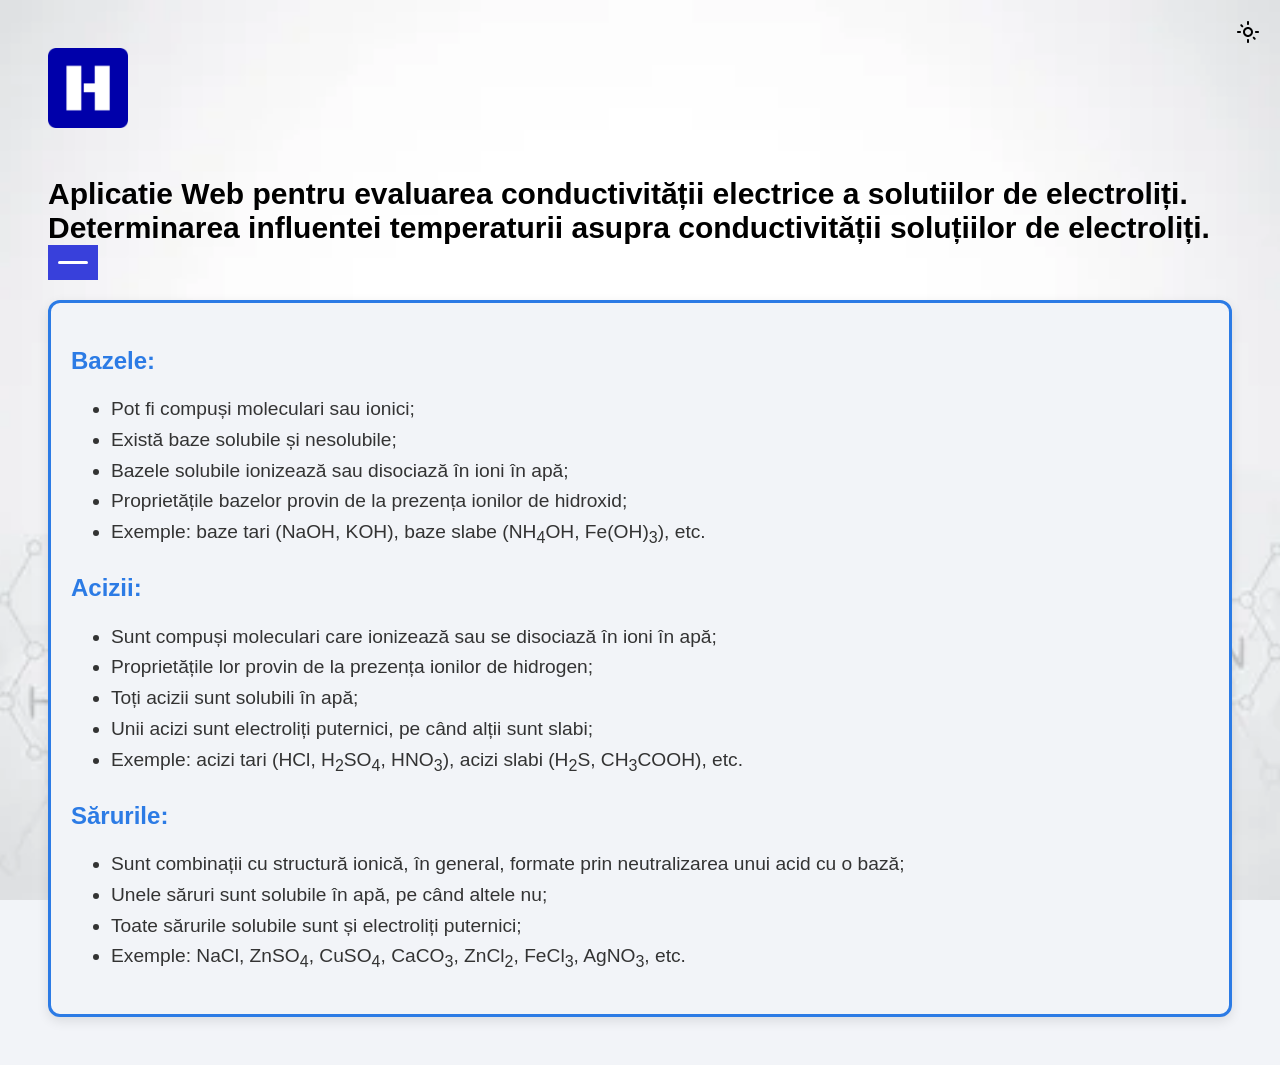
<file: frontend/html/clasif_comp.html>
<!DOCTYPE html>
<html lang="ro">
<head>
    <meta charset="UTF-8">
    <meta http-equiv="X-UA-Compatible" content="IE=edge">
    <meta name="viewport" content="width=device-width, initial-scale=1.0">
    <title>Compuși</title>
    <link rel="stylesheet" href="../styles/general.css">

    <style>
        /* light mode */
        body {
            font-family: Arial, sans-serif;
            padding: 40px;
            background-color: #f2f4f8;
            color: #000;
            transition: background-color 0.3s, color 0.3s;
        }

        .card {
            background-color: white;
            border-left: 5px solid #2c7be5;
            padding: 20px;
            max-width: 800px;
            margin: auto;
            box-shadow: 0 0 10px rgba(0,0,0,0.1);
            transition: background-color 0.3s, color 0.3s;
        }

        /* dark mode */
        body.dark-mode {
            background-color: #121212;
            color: #e0e0e0;
        }

        .card.dark-mode {
            background-color: #1c1c1c;
            border-left: 5px solid #3a7bbf;
        }

        .text-section {
            margin-top: 40px;
            padding: 20px;
            background-color: #ffffff;
            border-radius: 10px;
            box-shadow: 0px 0px 15px rgba(0,0,0,0.1);
            transition: background-color 0.3s, color 0.3s;
        }

        .text-section h3 {
            color: #2c7be5;
            font-size: 1.5em;
            margin-bottom: 20px;
        }

        .text-section p {
            font-size: 1.2em;
            line-height: 1.6;
            color: #333;
        }

        /* dark mode text */
        .text-section.dark-mode {
            background-color: #2a2a2a;
            color: #e0e0e0;
        }

        .text-section.dark-mode h3 {
            color: #3a7bbf;
        }

        /* dark mode navbar */
        nav.navbar-light .navbar-nav .nav-link {
            color: #000;
        }

        .navbar-light .navbar-nav .nav-link.active,
        .navbar-light .navbar-nav .nav-link:hover {
            color: #2c7be5;
        }
        .navbar-light .navbar-nav .nav-link,
        .navbar-light .navbar-nav .nav-link:hover {
            color: #e0e0e0;
        }

        /* toggle button */
        .toggle_vylO {
            position: absolute;
            top: 20px;
            right: 20px;
        }

        .darkToggleIcon_wfgR {
            display: none;
        }

        body.dark-mode .darkToggleIcon_wfgR {
            display: inline-block;
        }

        body.dark-mode .lightToggleIcon_pyhR {
            display: none;
        }
        .custom-button {
    position: relative;
   padding: 14px 28px;
    margin: 10px;
    background-color: #2c7be5;
    color: white;
    border: none;
    border-radius: 6px;
    cursor: pointer;
    font-size: 1.1em;
}

/* Conținut tooltip */
.hover-content {
    display: none;
    position: absolute;
    top: 100%; /* sub buton */
    left: 0;
    width: 300px;
    margin-top: 10px;
    color:#000;
    padding: 15px;
    background-color: #f2f2f2;
    border: 1px solid #ccc;
    border-radius: 8px;
    box-shadow: 0 2px 10px rgba(0,0,0,0.1);
    z-index: 10;
    opacity: 0;
    transition: opacity 0.3s ease;
}

/* Apare la hover pe buton */
.custom-button:hover .hover-content {
    display: block;
    opacity: 1;
}

/* Container pentru buton + hover box */
.hover-wrapper {
    position: relative;
    display: inline-block;
}
.button-container {
    display: flex;
    justify-content: center;
    gap: 20px; /* spațiu între butoane */
    margin-top: 30px;
}

.textbox {
    background-color: #e9f3ff;
    border: 3px solid #2c7be5;
    border-radius: 12px;
    padding: 25px 30px;
    margin-top: 40px;
    box-shadow: 0 6px 16px rgba(0,0,0,0.1);
    font-size: 1.15em;
    line-height: 1.7;
    transition: all 0.3s ease;
}

.textbox h3 {
    color: #2c7be5;
    font-size: 1.8em;
    margin-bottom: 20px;
    text-align: center;
    text-shadow: 0 1px 1px rgba(0,0,0,0.1);
}

.ph-image {
    display: block;
    margin: 25px auto 0;
    max-width: 100%;
    height: auto;
    border-radius: 8px;
    box-shadow: 0 8px 20px rgba(0,0,0,0.15);
}

/* dark mode */
body.dark-mode .textbox {
    background-color: #1e2a3a;
    border-color: #3a7bbf;
    color: #e0e0e0;
}

body.dark-mode .textbox h3 {
    color: #4fa3ff;
}

body.dark-mode .ph-image {
    box-shadow: 0 8px 20px rgba(0,0,0,0.4);
}

.chemistry-info {
    background-color: #f2f4f8;
    border: 3px solid #2c7be5;
    border-radius: 12px;
    padding: 20px;
    margin-top: 20px;
    box-shadow: 0 4px 12px rgba(0, 0, 0, 0.1);
}

.chemistry-info h3 {
    color: #2c7be5;
    font-size: 1.5em;
    margin-bottom: 10px;
}

.chemistry-info ul {
    font-size: 1.2em;
    line-height: 1.6;
    color: #333;
}
    </style>
</head>

<body>
    <div id="root">
        <div class="background">
            <div class="container-xl">
                <div class="design-navbar row">
                    <div class="text-center col-sm-2">
                        <a href="index_schel.html">
                            <img class="logo" src="../images/icon_logo.png" alt="Logo" style="width: 80px; height: auto;">
                        </a>
                    </div>
                    <div class="col-sm-10">
                        <p class="principal-title">
                            <span class="bold-text">Aplicatie Web pentru evaluarea conductivității electrice a solutiilor de electroliți.
                                Determinarea influentei temperaturii asupra conductivității soluțiilor de electroliți.</span>
                        </p>
                    </div>
                </div>
            </div>
            <div class="container"> 
                <nav class="navbar-container rightAlign navbar navbar-expand-xl navbar-light">
                    <button aria-controls="responsive-navbar-nav" type="button" class="navbar-toggle collapsed" data-toggle="collapse" data-target="#responsive-navbar-nav" aria-expanded="false">
                        <span class="navbar-toggler-icon"></span>
                    </button>
                    <div class="collapse navbar-collapse" id="responsive-navbar-nav">
                        <div class="navbar-nav d-flex align-items-center gap-3 flex-wrap">
                            <a href="index_schel.html" class="nav-link">Acasă</a>
                            <a href="natura_elec.html" class="nav-link">Clasificarea electroliţilor</a>
                             <a href="clasif_comp.html" class="nav-link">Natura electroliților</a>
                            <a href="conductivitate_mol.html" class="nav-link">Conductivitatea echivalentă limită</a>
                            <a href="ph.html" class="nav-link">pH</a>
            
                            <a href="index.html" class="nav-link">Testează</a>
                        </div>
                    </div>
                </nav>
            </div>

            
            <div class="toggle_vylO colorModeToggle_DEke">
                <button class="clean-btn toggleButton_gllP" type="button" title="Switch between dark and light mode" aria-label="Switch between dark and light mode" id="theme-toggle">
                    <svg viewBox="0 0 24 24" width="24" height="24" class="lightToggleIcon_pyhR">
                        <path fill="currentColor" d="M12,9c1.65,0,3,1.35,3,3s-1.35,3-3,3s-3-1.35-3-3S10.35,9,12,9 M12,7c-2.76,0-5,2.24-5,5s2.24,5,5,5s5-2.24,5-5S14.76,7,12,7L12,7z M2,13l2,0c0.55,0,1-0.45,1-1s-0.45-1-1-1l-2,0c-0.55,0-1,0.45-1,1S1.45,13,2,13z M20,13l2,0c0.55,0,1-0.45,1-1s-0.45-1-1-1l-2,0c-0.55,0-1,0.45-1,1S19.45,13,20,13z M11,2v2c0,0.55,0.45,1,1,1s1-0.45,1-1V2c0-0.55-0.45-1-1-1S11,1.45,11,2z M11,20v2c0,0.55,0.45,1,1,1s1-0.45,1-1v-2c0-0.55-0.45-1-1-1C11.45,19,11,19.45,11,20z M5.99,4.58c-0.39-0.39-1.03-0.39-1.41,0c-0.39,0.39-0.39,1.03,0,1.41l1.06,1.06c0.39,0.39,1.03,0.39,1.41,0s0.39-1.03,0-1.41L5.99,4.58z M18.36,16.95c-0.39-0.39-1.03-0.39-1.41,0c-0.39,0.39-0.39,1.03,0,1.41l1.06,1.06c0.39,0.39,1.03,0.39,1.41,0c0.39-0.39,0.39-1.03,0-1.41L18.36,16.95z"></path>
                    </svg>
                    <svg viewBox="0 0 24 24" width="24" height="24" class="darkToggleIcon_wfgR">
                        <path fill="currentColor" d="M9.37,5.51C9.19,6.15,9.1,6.82,9.1,7.5c0,4.08,3.32,7.4,7.4,7.4c0.68,0,1.35-0.09,1.99-0.27C17.45,17.19,14.93,19,12,19c-3.86,0-7-3.14-7-7C5,9.07,6.81,6.55,9.37,5.51z M12,3c-4.97,0-9,4.03-9,9s4.03,9,9,9s9-4.03,9-9c0-0.46-0.04-0.92-0.1-1.36c-0.98,1.37-2.58,2.26-4.4,2.26c-2.98,0-5.4-2.42-5.4-5.4c0-1.81,0.89-3.42,2.26-4.4C12.92,3.04,12.46,3,12,3L12,3z"></path>
                    </svg>
                </button>
            </div>
        </div>
    </div>
<div class="chemistry-info">
    <h3>Bazele:</h3>
    <ul>
        <li>Pot fi compuși moleculari sau ionici;</li>
        <li>Există baze solubile și nesolubile;</li>
        <li>Bazele solubile ionizează sau disociază în ioni în apă;</li>
        <li>Proprietățile bazelor provin de la prezența ionilor de hidroxid;</li>
        <li>Exemple: baze tari (NaOH, KOH), baze slabe (NH<sub>4</sub>OH, Fe(OH)<sub>3</sub>), etc.</li>
    </ul>

    <h3>Acizii:</h3>
    <ul>
        <li>Sunt compuși moleculari care ionizează sau se disociază în ioni în apă;</li>
        <li>Proprietățile lor provin de la prezența ionilor de hidrogen;</li>
        <li>Toți acizii sunt solubili în apă;</li>
        <li>Unii acizi sunt electroliți puternici, pe când alții sunt slabi;</li>
        <li>Exemple: acizi tari (HCl, H<sub>2</sub>SO<sub>4</sub>, HNO<sub>3</sub>), acizi slabi (H<sub>2</sub>S, CH<sub>3</sub>COOH), etc.</li>
    </ul>

    <h3>Sărurile:</h3>
    <ul>
        <li>Sunt combinații cu structură ionică, în general, formate prin neutralizarea unui acid cu o bază;</li>
        <li>Unele săruri sunt solubile în apă, pe când altele nu;</li>
        <li>Toate sărurile solubile sunt și electroliți puternici;</li>
        <li>Exemple: NaCl, ZnSO<sub>4</sub>, CuSO<sub>4</sub>, CaCO<sub>3</sub>, ZnCl<sub>2</sub>, FeCl<sub>3</sub>, AgNO<sub>3</sub>, etc.</li>
    </ul>


<script>
    function toggleText(id) {
      // ascunde ambele
      ['exempleText', 'testText'].forEach(el => {
        const elem = document.getElementById(el);
        elem.style.display = 'none';
        elem.classList.remove('fade-in');
      });
  
      // nu merge asta momentan (?????)
      const selected = document.getElementById(id);
      selected.style.display = 'block';
      void selected.offsetWidth; // Forțează reflow pentru a relua animația
      selected.classList.add('fade-in');
    }
  </script>

<script>
function toggleText(id) {
    // ascunde ambele texte
    document.getElementById('exempleText').style.display = 'none';
    document.getElementById('testText').style.display = 'none';

    document.getElementById(id).style.display = 'block';
}
</script>
    <script>
    //partea de dark mode
        document.getElementById('theme-toggle').addEventListener('click', () => {
            document.body.classList.toggle('dark-mode');
            const isDarkMode = document.body.classList.contains('dark-mode');
            document.getElementById('theme-toggle').setAttribute('aria-pressed', isDarkMode.toString());
            
   //matching theme
            const textSection = document.querySelector('.text-section');
            textSection.classList.toggle('dark-mode', isDarkMode);
        });
    </script>

    <script src="../scripts/ch.js" defer></script>

</body>
</html>
</file>
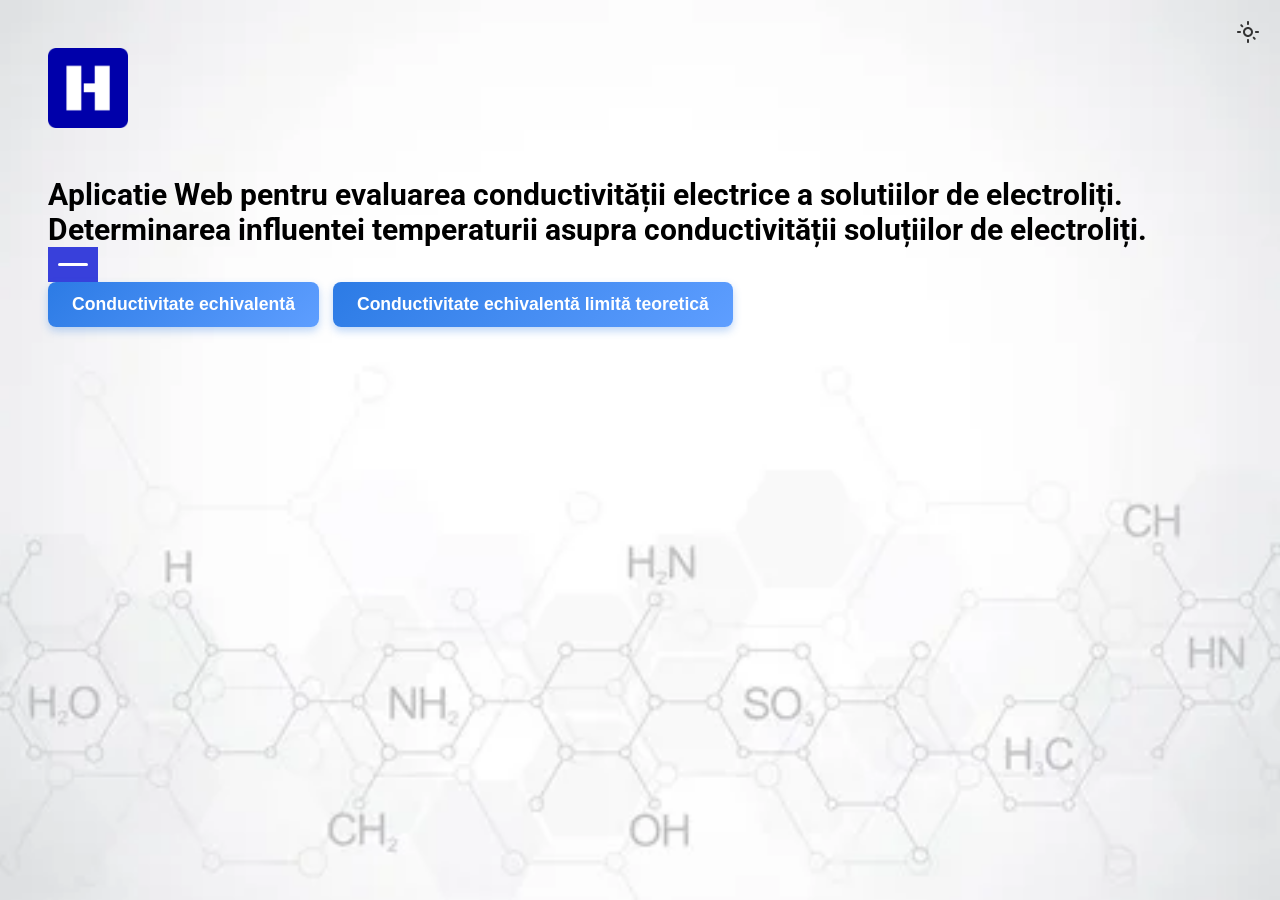
<file: frontend/html/conductivitate_mol.html>
<!DOCTYPE html>
<html lang="ro">

<head>
    <meta charset="UTF-8">
    <title>Natura electrolitului</title>
    <meta http-equiv="X-UA-Compatible" content="IE=edge">
    <meta name="viewport" content="width=device-width, initial-scale=1.0">
    <link rel="stylesheet" href="../styles/general.css">
    <link href="https://fonts.googleapis.com/css2?family=Poppins:wght@400;600&family=Roboto:wght@400;700&display=swap"
        rel="stylesheet">

    <style>
        body {
            font-family: 'Roboto', 'Arial', sans-serif;
            padding: 40px;
            background-color: #f2f4f8;
            color: #333;
            transition: background-color 0.3s, color 0.3s;
        }

        .card {
            font-family: 'Poppins', sans-serif;
            font-size: 17px;
            line-height: 1.6;
            background-color: white;
            border-left: 5px solid #2c7be5;
            padding: 20px;
            max-width: 800px;
            width: 100%;
            /* <- adăugat */
            margin: auto;
            box-shadow: 0 0 10px rgba(0, 0, 0, 0.1);
            transition: background-color 0.3s, color 0.3s;
        }

        body.dark-theme {
            background-color: #121212;
            color: #e0e0e0;
        }

        .card.dark-theme {
            background-color: #1e1e1e;
            color: #e0e0e0;
            border-left: 5px solid #3a8dde;
        }

        .toggle_vylO.colorModeToggle_DEke {
            position: fixed;
            top: 20px;
            right: 20px;
        }

        /* Noua secțiune cu text în stânga și imagine în dreapta */
        .card-flex {
            display: flex;
            flex-direction: row;
            justify-content: space-between;
            align-items: flex-start;
            background-color: white;
            border-left: 5px solid #2c7be5;
            padding: 20px;
            max-width: 1000px;
            margin: 40px auto;
            box-shadow: 0 0 10px rgba(0, 0, 0, 0.1);
            border-radius: 12px;
            gap: 30px;
            font-family: 'Poppins', sans-serif;
        }

        .card-text {
            flex: 1;
            font-size: 17px;
            line-height: 1.6;
            color: #333;
        }

        .card-image {
            flex: 1;
            text-align: right;
        }

        .card-image img {
            max-width: 100%;
            height: auto;
            border-radius: 12px;
            box-shadow: 0 8px 16px rgba(0, 0, 0, 0.15);
            transition: transform 0.3s ease;
        }

        .card-image img:hover {
            transform: scale(1.02);
        }

        @media (max-width: 768px) {
            .card-flex {
                flex-direction: column;
                text-align: center;
            }

            .card-image {
                text-align: center;
                margin-top: 20px;
            }
        }

        .hidden-content {
            display: none;
            background-color: #f2f4f8;
            padding: 1rem;
            border-radius: 8px;
            box-shadow: 0 2px 10px rgba(0, 0, 0, 0.1);
            margin-top: 10px;
            font-size: 1.5rem;
            line-height: 1.8;
            padding: 20px;
            max-width: 80%;
        }

        .image-container {
            display: flex;
            /* Face ca imaginile să fie pe aceeași linie */
            gap: 20px;
            /* Adaugă un spațiu între ele */
            justify-content: center;
            /* Le aliniează frumos pe orizontală */
            margin-top: 20px;
        }

        .image-container img {
            max-width: 45%;
            /* Ajustează dimensiunea imaginilor */
            height: auto;
            box-shadow: 0 4px 12px rgba(0, 0, 0, 0.2);
            border-radius: 6px;
            display: flex;
            gap: 30px;
            /* Mărește spațiul dintre imagini */
            justify-content: center;
            width: 90%;
            /* Extinde containerul */
            margin: auto;

            .image-wrapper {
                display: flex;
                flex-direction: column;
                align-items: center;
                width: 100%;

            }

            .image-caption {
                font-size: 1.2rem;
                color: #333;
                text-align: center;
                margin-top: 8px;
            }
        }
    </style>
</head>

<body>
    <div id="root">
        <div class="background">
            <div class="container-xl">
                <div class="design-navbar row">
                    <div class="text-center col-sm-2">
                        <a href="index_schel.html">
                            <img class="logo" src="../images/icon_logo.png" alt="Logo"
                                style="width: 80px; height: auto;">
                        </a>
                    </div>
                    <div class="col-sm-10">
                        <p class="principal-title">
                            <span class="bold-text">Aplicatie Web pentru evaluarea conductivității electrice a solutiilor de electroliți.
                                Determinarea influentei temperaturii asupra conductivității soluțiilor de electroliți.</span>
                        </p>
                    </div>
                </div>
            </div>

            <div class="container">
                <nav class="navbar-container rightAlign navbar navbar-expand-xl navbar-light">
                    <button aria-controls="responsive-navbar-nav" type="button" class="navbar-toggle collapsed"
                        data-toggle="collapse" data-target="#responsive-navbar-nav" aria-expanded="false">
                        <span class="navbar-toggler-icon"></span>
                    </button>
                    <div class="collapse navbar-collapse" id="responsive-navbar-nav">
                        <div class="navbar-nav d-flex align-items-center gap-3 flex-wrap">
                            <a href="index_schel.html" class="nav-link">Acasă</a>
                            <a href="natura_elec.html" class="nav-link">Clasificarea electroliţilor</a>
                            <a href="clasif_comp.html" class="nav-link">Natura electroliților</a>
                            <a href="conductivitate_mol.html" class="nav-link">Conductivitatea echivalentă limită</a>
                            <a href="ph.html" class="nav-link">pH</a>
                            <a href="index.html" class="nav-link">Testează</a>
                        </div>
                    </div>
                </nav>
            </div>

            <div class="toggle_vylO colorModeToggle_DEke">
                <button class="clean-btn toggleButton_gllP" type="button" title="Schimbă tema" onclick="toggleTheme()">
                    <svg viewBox="0 0 24 24" width="24" height="24" class="lightToggleIcon_pyhR">
                        <path fill="currentColor"
                            d="M12,9c1.65,0,3,1.35,3,3s-1.35,3-3,3s-3-1.35-3-3S10.35,9,12,9 M12,7c-2.76,0-5,2.24-5,5s2.24,5,5,5s5-2.24,5-5S14.76,7,12,7L12,7z M2,13l2,0c0.55,0,1-0.45,1-1s-0.45-1-1-1l-2,0c-0.55,0-1,0.45-1,1S1.45,13,2,13z M20,13l2,0c0.55,0,1-0.45,1-1 s-0.45-1-1-1l-2,0c-0.55,0-1,0.45-1,1S19.45,13,20,13z M11,2v2c0,0.55,0.45,1,1,1s1-0.45,1-1V2c0-0.55-0.45-1-1-1S11,1.45,11,2z M11,20v2c0,0.55,0.45,1,1,1s1-0.45,1-1v-2c0-0.55-0.45-1-1-1C11.45,19,11,19.45,11,20z M5.99,4.58c-0.39-0.39-1.03-0.39-1.41,0 c-0.39,0.39-0.39,1.03,0,1.41l1.06,1.06c0.39,0.39,1.03,0.39,1.41,0s0.39-1.03,0-1.41L5.99,4.58z M18.36,16.95c-0.39-0.39-1.03-0.39-1.41,0c-0.39,0.39-0.39,1.03,0,1.41l1.06,1.06c0.39,0.39,1.03,0.39,1.41,0c0.39-0.39,0.39-1.03,0-1.41 L18.36,16.95z">
                        </path>
                    </svg>
                </button>
            </div>
        </div>
    </div>

    <div class="button-container">
        <button class="custom-button" onclick="toggleVisibility('infoEchivalenta')">
            Conductivitate echivalentă
        </button>
        <button class="custom-button" onclick="toggleVisibility('infoEchivalentaLimita')">
            Conductivitate echivalentă limită teoretică
        </button>
    </div>

    <!-- Conținut ascuns inițial -->
    <div id="infoEchivalenta" class="hidden-content">
        <p style="font-size: 1.3rem; line-height: 1.6;">
            Pentru a putea compara din punct de vedere al <strong>conductivităţii electrice</strong> soluţii de
            <strong>electroliţi</strong>
            diferiţi, se defineşte <strong>conductivitatea echivalentă</strong> (&#923;), care reprezintă
            <strong>conductivitatea</strong> &#x3BB; raportată la
            un <strong>echivalent gram</strong> de electrolit dizolvat într-un volum <strong>V (cm<sup>3</sup>)</strong>
            de soluţie.
                </p>
        <p style="font-size: 2rem; line-height: 1.6;">
            &#923;=
            <math>

                <mfrac>
                    <mi>1000 * &#x3BB;</mi>
                    <mi>C</mi>
                </mfrac>
            </math>
        </p>
        <p><strong>Conductivitatea echivalentă</strong>, la diluții mari, &#923; rămâne constantă și se numește
            <strong>conductivitate echivalentă limită</strong> (&#923;<sub>&#8734;</sub> sau &#923;<sub>0</sub>).</p>

        <p>Pentru determinarea lui &#923;<sub>&#8734;</sub>, se determină &#923; la diferite
            <strong>concentrații</strong> ale unei soluții de <strong>electrolit</strong> și se extrapolează la
            <strong>C = 0</strong>.</p>

        <p><strong>Gradul de disociere</strong> (&#945;) se exprimă prin raportul dintre &#923; și
            &#923;<sub>&#8734;</sub>:</p>

        <p style="font-size: 2rem;">
            <strong>&#945; =</strong>
            <math>
                <mfrac>
                    <mi>&#923;</mi>
                    <mi>&#923;&#8734;</mi>
                </mfrac>
            </math> &nbsp;(1)
        </p>

        <p><strong>Legea diluției lui Ostwald</strong> exprimă dependența <strong>constantei de disociere</strong>
            K<sub>d</sub> de &#945;:</p>

        <p style="font-size: 2rem;">
            K<sub>d</sub> =
            <math xmlns="http://www.w3.org/1998/Math/MathML">
                <mfrac>
                    <mrow>
                        <msup>
                            <mi>&#945;</mi>
                            <mn>2</mn>
                        </msup>
                        <mi>C</mi>
                    </mrow>
                    <mrow>
                        <mn>1</mn>
                        <mo>&minus;</mo>
                        <mi>&#945;</mi>
                    </mrow>
                </mfrac>
            </math>
            &nbsp;(2)
        </p>

        <p>Înlocuind &#945; din relația (1) în relația (2), se obține:</p>

        <p style="font-size: 2rem;">
            K<sub>d</sub> =
            <math xmlns="http://www.w3.org/1998/Math/MathML">
                <mfrac>
                    <mrow>
                        <msup>
                            <mi>&#x039B;</mi>
                            <mn>2</mn>
                        </msup>
                        <mo>&InvisibleTimes;</mo>
                        <mi>C</mi>
                    </mrow>
                    <mrow>
                        <msub>
                            <mi>&#x039B;</mi>
                            <mi>&#x221E;</mi>
                        </msub>
                        <mo>&InvisibleTimes;</mo>
                        <mo>(</mo>
                        <msub>
                            <mi>&#x039B;</mi>
                            <mi>&#x221E;</mi>
                        </msub>
                        <mo>&minus;</mo>
                        <mi>&#x039B;</mi>
                        <mo>)</mo>
                    </mrow>
                </mfrac>
            </math>
            &nbsp;(3)
        </p>
    </div>

    <div id="infoEchivalentaLimita" class="hidden-content">

        <div class="image-container">
            <div class="image-wrapper">
                <img src="../images/formula.png" alt="Tabel 2">
                <p class="image-caption">
                <p style="font-size: 2rem; text-align: center; margin-top: 10px;">
                    <strong>&#957;<sub>+</sub>, &#957;<sub>-</sub>
                    </strong> - coeficienții stoichiometrici ai cationului/anionului;
                </p>

                <p style="font-size: 2rem; text-align: center; margin-top: 10px;">
                    <strong>&lambda;<sub>+</sub><sup>°</sup>, &lambda;<sub>-</sub><sup>°</sup></strong> -
                    conductivitatea ionică a cationului/anionului
                </p>
                </p>
            </div>
            <div style="text-align: center;">
                <h4 style="font-size: 2rem;">
                    <p>Conductivitatea ionică la 25<sup>°</sup>C</p>
                </h4>
                <img src="../images/image.png" alt="tabel"
                    style="display: block; margin: 30px auto 0; max-width: 80%; height: auto; box-shadow: 0 4px 12px rgba(0,0,0,0.2); border-radius: 6px;">
            </div>
        </div>
    </div>


    <script>
        function toggleTheme() {
            document.body.classList.toggle("dark-theme");
            document.querySelectorAll('.card, .card-flex').forEach(el => {
                el.classList.toggle("dark-theme");
            });
        }
        function toggleVisibility(id) {
            var element = document.getElementById(id);
            if (element.style.display === "none" || element.style.display === "") {
                element.style.display = "block";
            } else {
                element.style.display = "none";
            }
        }
    </script>

    <script src="../scripts/ch.js" defer></script>

</body>

</html>
</file>
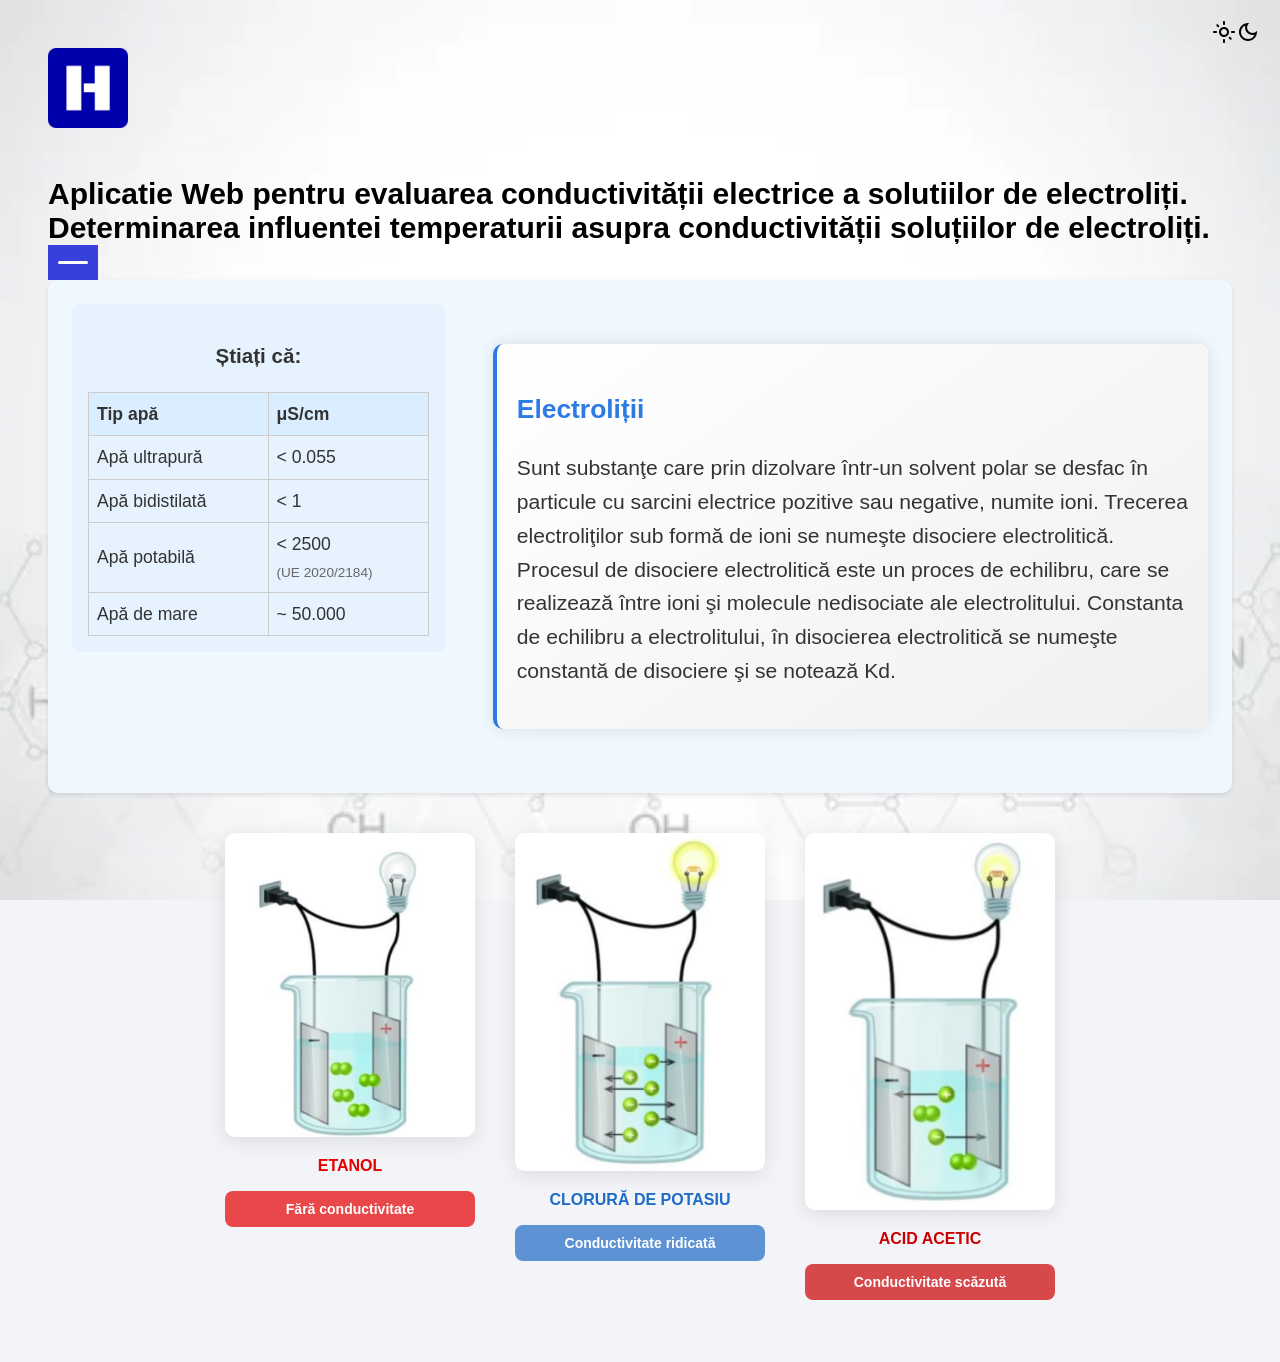
<file: frontend/html/index_schel.html>
<!DOCTYPE html>
<html lang="ro">
<head>
    <meta charset="UTF-8">
    <meta http-equiv="X-UA-Compatible" content="IE=edge">
    <meta name="viewport" content="width=device-width, initial-scale=1.0">
    <title>Acasă</title>
    <link rel="stylesheet" href="../styles/general.css">

    <style>
        /* light mode */
        body {
            font-family: Arial, sans-serif;
            padding: 40px;
            background-color: #f2f4f8;
            color: #000;
            transition: background-color 0.3s, color 0.3s;
        }

        .card {
            background-color: white;
            border-left: 5px solid #2c7be5;
            padding: 20px;
            max-width: 800px;
            margin: auto;
            box-shadow: 0 0 10px rgba(0,0,0,0.1);
            transition: background-color 0.3s, color 0.3s;
        }

        /* dark mode */
        body.dark-mode {
            background-color: #121212;
            color: #e0e0e0;
        }

        .card.dark-mode {
            background-color: #1c1c1c;
            border-left: 5px solid #3a7bbf;
        }

        .text-section {
            margin-top: 40px;
            padding: 20px;
            background-color: #ffffff;
            border-radius: 10px;
            box-shadow: 0px 0px 15px rgba(0,0,0,0.1);
            transition: background-color 0.3s, color 0.3s;
        }

        .text-section h3 {
            color: #2c7be5;
            font-size: 1.5em;
            margin-bottom: 20px;
        }

        .text-section p {
            font-size: 1.2em;
            line-height: 1.6;
            color: #333;
        }

        /* dark mode text */
        .text-section.dark-mode {
            background-color: #2a2a2a;
            color: #e0e0e0;
        }

        .text-section.dark-mode h3 {
            color: #3a7bbf;
        }

        /* dark mode navbar */
        nav.navbar-light .navbar-nav .nav-link {
            color: #000;
        }

        .navbar-light .navbar-nav .nav-link.active,
        .navbar-light .navbar-nav .nav-link:hover {
            color: #2c7be5;
        }
        .navbar-light .navbar-nav .nav-link,
        .navbar-light .navbar-nav .nav-link:hover {
            color: #e0e0e0;
        }

        /* toggle button */
        .toggle_vylO {
            position: absolute;
            top: 20px;
            right: 20px;
        }
        .custom-button {
    position: relative;
   padding: 14px 28px;
    margin: 10px;
    background-color: #2c7be5;
    color: white;
    border: none;
    border-radius: 6px;
    cursor: pointer;
    font-size: 1.1em;
    
}
/* Container pentru buton + hover box */

.nav-link {
    font-size: 18px; /* Mărește dimensiunea fontului */
    padding: 12px 20px; /* Adaugă spațiu în interiorul butoanelor */
}
    </style>
</head>

<body>
    <div id="root">
        <div class="background">
            <div class="container-xl">
                <div class="design-navbar row">
                    <div class="text-center col-sm-2">
                        <a href="index_schel.html">
                            <img class="logo" src="../images/icon_logo.png" alt="Logo" style="width: 80px; height: auto;">
                        </a>
                    </div>
                    <div class="col-sm-10">
                        <p class="principal-title">
                            <span class="bold-text">Aplicatie Web pentru evaluarea conductivității electrice a solutiilor de electroliți.
                                Determinarea influentei temperaturii asupra conductivității soluțiilor de electroliți.</span>
                        </p>
                    </div>
                </div>
            </div>
            <div class="container"> 
                <nav class="navbar-container rightAlign navbar navbar-expand-xl navbar-light">
                    <button aria-controls="responsive-navbar-nav" type="button" class="navbar-toggle collapsed" data-toggle="collapse" data-target="#responsive-navbar-nav" aria-expanded="false">
                        <span class="navbar-toggler-icon"></span>
                    </button>
                    <div class="collapse navbar-collapse" id="responsive-navbar-nav">
                        <div class="navbar-nav d-flex align-items-center gap-3 flex-wrap">
                            <a href="index_schel.html" class="nav-link">Acasă</a>
                            <a href="natura_elec.html" class="nav-link">Clasificarea electroliţilor</a>
                            <a href="clasif_comp.html" class="nav-link">Natura electrolitilor</a>
                            <a href="conductivitate_mol.html" class="nav-link">Conductivitatea echivalentă limită</a>
                            <a href="ph.html" class="nav-link">pH</a>
            
                            <a href="index.html" class="nav-link">Testează</a>
                        </div>
                    </div>
                </nav>
            </div>

            
            <div class="toggle_vylO colorModeToggle_DEke">
                <button class="clean-btn toggleButton_gllP" type="button" title="Switch between dark and light mode" aria-label="Switch between dark and light mode" id="theme-toggle">
                    <svg viewBox="0 0 24 24" width="24" height="24" class="lightToggleIcon_pyhR">
                        <path fill="currentColor" d="M12,9c1.65,0,3,1.35,3,3s-1.35,3-3,3s-3-1.35-3-3S10.35,9,12,9 M12,7c-2.76,0-5,2.24-5,5s2.24,5,5,5s5-2.24,5-5S14.76,7,12,7L12,7z M2,13l2,0c0.55,0,1-0.45,1-1s-0.45-1-1-1l-2,0c-0.55,0-1,0.45-1,1S1.45,13,2,13z M20,13l2,0c0.55,0,1-0.45,1-1s-0.45-1-1-1l-2,0c-0.55,0-1,0.45-1,1S19.45,13,20,13z M11,2v2c0,0.55,0.45,1,1,1s1-0.45,1-1V2c0-0.55-0.45-1-1-1S11,1.45,11,2z M11,20v2c0,0.55,0.45,1,1,1s1-0.45,1-1v-2c0-0.55-0.45-1-1-1C11.45,19,11,19.45,11,20z M5.99,4.58c-0.39-0.39-1.03-0.39-1.41,0c-0.39,0.39-0.39,1.03,0,1.41l1.06,1.06c0.39,0.39,1.03,0.39,1.41,0s0.39-1.03,0-1.41L5.99,4.58z M18.36,16.95c-0.39-0.39-1.03-0.39-1.41,0c-0.39,0.39-0.39,1.03,0,1.41l1.06,1.06c0.39,0.39,1.03,0.39,1.41,0c0.39-0.39,0.39-1.03,0-1.41L18.36,16.95z"></path>
                    </svg>
                    <svg viewBox="0 0 24 24" width="24" height="24" class="darkToggleIcon_wfgR">
                        <path fill="currentColor" d="M9.37,5.51C9.19,6.15,9.1,6.82,9.1,7.5c0,4.08,3.32,7.4,7.4,7.4c0.68,0,1.35-0.09,1.99-0.27C17.45,17.19,14.93,19,12,19c-3.86,0-7-3.14-7-7C5,9.07,6.81,6.55,9.37,5.51z M12,3c-4.97,0-9,4.03-9,9s4.03,9,9,9s9-4.03,9-9c0-0.46-0.04-0.92-0.1-1.36c-0.98,1.37-2.58,2.26-4.4,2.26c-2.98,0-5.4-2.42-5.4-5.4c0-1.81,0.89-3.42,2.26-4.4C12.92,3.04,12.46,3,12,3L12,3z"></path>
                    </svg>
                </button>
            </div>
        </div>
    </div>
<div style="display: flex; gap: 1.5rem; align-items: flex-start; background-color: #f0f8ff; padding: 1.5rem; border-radius: 10px; box-shadow: 0 2px 5px rgba(0,0,0,0.1); font-size: 1.1rem; line-height: 1.5; color: #333;">
  
  <!-- Coloana stanga: Stiati ca -->
  <div style="flex: 0 0 30%; background-color: #e6f3ff; padding: 1rem; border-radius: 8px;">
    <h3 style="text-align: center;">Știați că:</h3>
    <table style="width: 100%; border-collapse: collapse; margin-top: 1rem;">
      <thead>
        <tr style="background-color: #dbeeff;">
          <th style="text-align: left; padding: 8px; border: 1px solid #ccc;">Tip apă</th>
          <th style="text-align: left; padding: 8px; border: 1px solid #ccc;">μS/cm</th>
        </tr>
      </thead>
      <tbody>
        <tr>
          <td style="padding: 8px; border: 1px solid #ccc;">Apă ultrapură</td>
          <td style="padding: 8px; border: 1px solid #ccc;">&lt; 0.055</td>
        </tr>
        <tr>
          <td style="padding: 8px; border: 1px solid #ccc;">Apă bidistilată</td>
          <td style="padding: 8px; border: 1px solid #ccc;">&lt; 1</td>
        </tr>
        <tr>
          <td style="padding: 8px; border: 1px solid #ccc;">Apă potabilă</td>
          <td style="padding: 8px; border: 1px solid #ccc;">&lt; 2500<br><span style="font-size: 0.85rem; color: #666;">(UE 2020/2184)</span></td>
        </tr>
        <tr>
          <td style="padding: 8px; border: 1px solid #ccc;">Apă de mare</td>
          <td style="padding: 8px; border: 1px solid #ccc;">~ 50.000</td>
        </tr>
      </tbody>
    </table>
  </div>

  <div style="flex: 1;"></div>
    <div class="text-section" id="conductivityDescription">
        <h3>Electroliții</h3>
        <p>Sunt substanţe care prin dizolvare într-un solvent polar se desfac în particule cu
            sarcini electrice pozitive sau negative, numite ioni. Trecerea electroliţilor sub formă de ioni se
            numeşte disociere electrolitică. Procesul de disociere electrolitică este un proces de echilibru, care
            se realizează între ioni şi molecule nedisociate ale electrolitului. Constanta de echilibru a
            electrolitului, în disocierea electrolitică se numeşte constantă de disociere şi se notează Kd.</p>
    </div>
     </div>

    <!-- butoane!!! -->
  

<!-- Texte ascunse inițial -->

<div style="display: flex; gap: 40px; justify-content: center; align-items: flex-start; margin-top: 40px;">
    
    <div style="text-align: center; width: 250px;">
        <img src="../images/etanol.png" alt="Etanol" style="width: 100%; height: auto; border-radius: 10px; box-shadow: 0 4px 20px rgba(0,0,0,0.1);">
        <p style="font-size: 16px; font-weight: bold; color: #e60000; text-transform: uppercase;">Etanol</p>
        <p style="font-size: 14px; font-weight: bold; color: #fff; background-color: rgba(230, 0, 0, 0.7); padding: 10px 15px; border-radius: 8px;">Fără conductivitate</p>
    </div>

    <div style="text-align: center; width: 250px;">
        <img src="../images/kcl_hc.png" alt="Clorură de potasiu" style="width: 100%; height: auto; border-radius: 10px; box-shadow: 0 4px 20px rgba(0,0,0,0.1);">
        <p style="font-size: 16px; font-weight: bold; color: #1e6cc7; text-transform: uppercase;">Clorură de potasiu</p>
        <p style="font-size: 14px; font-weight: bold; color: #fff; background-color: rgba(30, 108, 199, 0.7); padding: 10px 15px; border-radius: 8px;">Conductivitate ridicată</p>
    </div>

    <div style="text-align: center; width: 250px;">
        <img src="../images/acetic_acid.png" alt="Acid acetic" style="width: 100%; height: auto; border-radius: 10px; box-shadow: 0 4px 20px rgba(0,0,0,0.1);">
        <p style="font-size: 16px; font-weight: bold; color: #cc0000; text-transform: uppercase;">Acid acetic</p>
        <p style="font-size: 14px; font-weight: bold; color: #fff; background-color: rgba(204, 0, 0, 0.7); padding: 10px 15px; border-radius: 8px;">Conductivitate scăzută</p>
    </div>

</div>

<script>
    function toggleText(id) {
      // ascunde ambele
      ['exempleText', 'testText'].forEach(el => {
        const elem = document.getElementById(el);
        elem.style.display = 'none';
        elem.classList.remove('fade-in');
      });
  
      // nu merge asta momentan (?????)
      const selected = document.getElementById(id);
      selected.style.display = 'block';
      void selected.offsetWidth; // forteaza reflow pentru a relua animația
      selected.classList.add('fade-in');
    }
  </script>

<script>
function toggleText(id) {
    // ascunde ambele texte
    document.getElementById('exempleText').style.display = 'none';
    document.getElementById('testText').style.display = 'none';

    document.getElementById(id).style.display = 'block';
}
</script>
    <script>
    //partea de dark mode
        document.getElementById('theme-toggle').addEventListener('click', () => {
            document.body.classList.toggle('dark-mode');
            const isDarkMode = document.body.classList.contains('dark-mode');
            document.getElementById('theme-toggle').setAttribute('aria-pressed', isDarkMode.toString());
            
   //matching theme
            const textSection = document.querySelector('.text-section');
            textSection.classList.toggle('dark-mode', isDarkMode);
        });
    </script>

    <script src="../scripts/ch.js" defer></script>

</body>
</html>
</file>
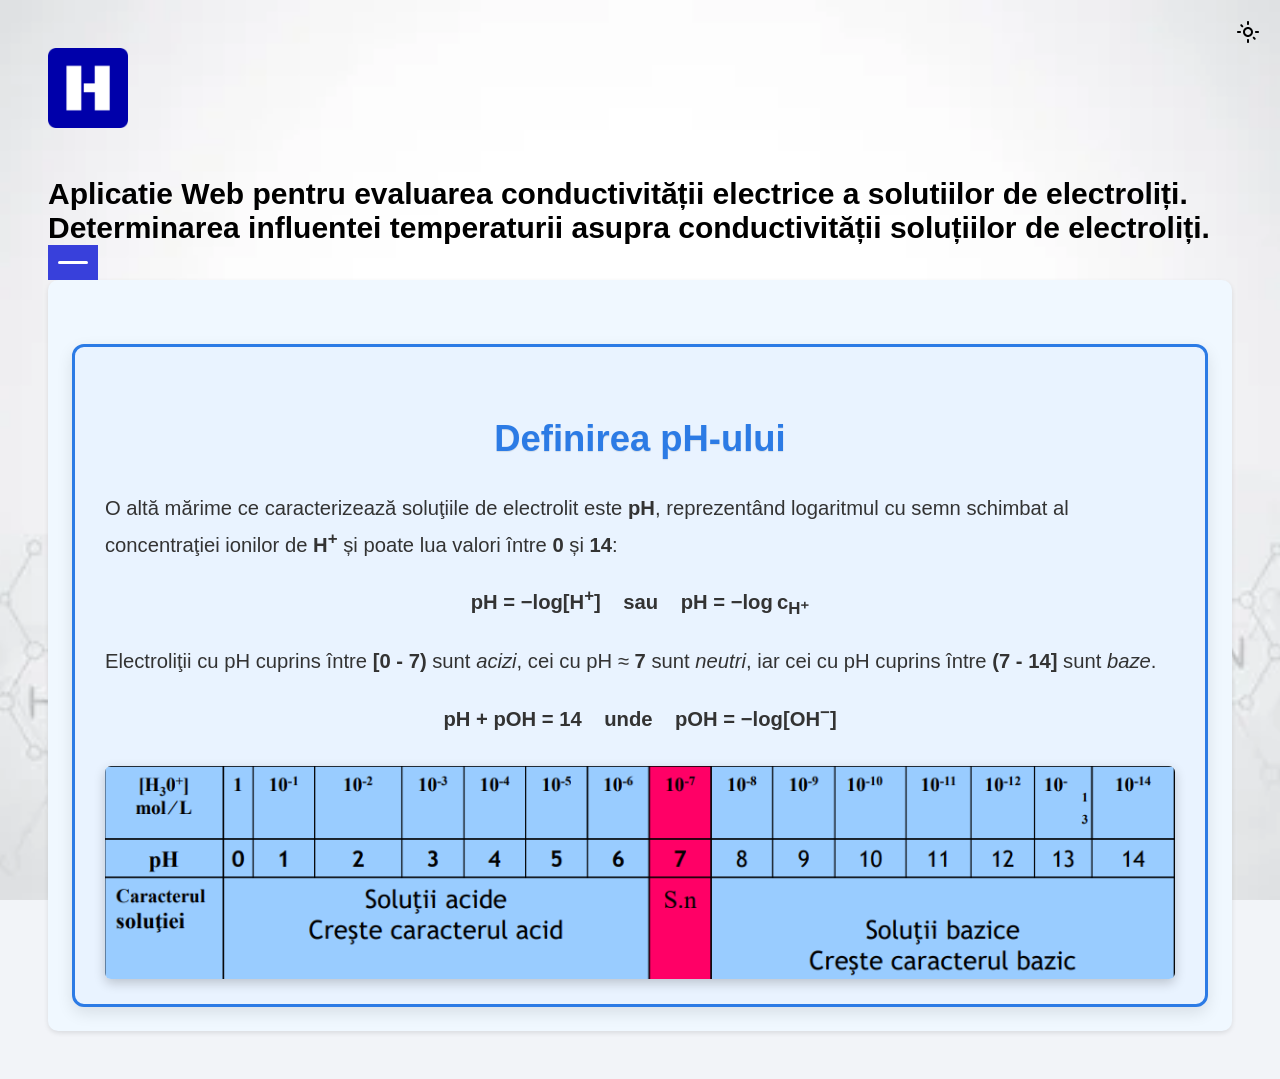
<file: frontend/html/ph.html>
<!DOCTYPE html>
<html lang="ro">
<head>
    <meta charset="UTF-8">
    <meta http-equiv="X-UA-Compatible" content="IE=edge">
    <meta name="viewport" content="width=device-width, initial-scale=1.0">
    <title>pH și pOH</title>
    <link rel="stylesheet" href="../styles/general.css">

    <style>
        /* light mode */
        body {
            font-family: Arial, sans-serif;
            padding: 40px;
            background-color: #f2f4f8;
            color: #000;
            transition: background-color 0.3s, color 0.3s;
        }

        .card {
            background-color: white;
            border-left: 5px solid #2c7be5;
            padding: 20px;
            max-width: 800px;
            margin: auto;
            box-shadow: 0 0 10px rgba(0,0,0,0.1);
            transition: background-color 0.3s, color 0.3s;
        }

        /* dark mode */
        body.dark-mode {
            background-color: #121212;
            color: #e0e0e0;
        }

        .card.dark-mode {
            background-color: #1c1c1c;
            border-left: 5px solid #3a7bbf;
        }

        .text-section {
            margin-top: 40px;
            padding: 20px;
            background-color: #ffffff;
            border-radius: 10px;
            box-shadow: 0px 0px 15px rgba(0,0,0,0.1);
            transition: background-color 0.3s, color 0.3s;
        }

        .text-section h3 {
            color: #2c7be5;
            font-size: 1.5em;
            margin-bottom: 20px;
        }

        .text-section p {
            font-size: 1.2em;
            line-height: 1.6;
            color: #333;
        }

        /* dark mode text */
        .text-section.dark-mode {
            background-color: #2a2a2a;
            color: #e0e0e0;
        }

        .text-section.dark-mode h3 {
            color: #3a7bbf;
        }

        /* dark mode navbar */
        nav.navbar-light .navbar-nav .nav-link {
            color: #000;
        }

        .navbar-light .navbar-nav .nav-link.active,
        .navbar-light .navbar-nav .nav-link:hover {
            color: #2c7be5;
        }
        .navbar-light .navbar-nav .nav-link,
        .navbar-light .navbar-nav .nav-link:hover {
            color: #e0e0e0;
        }

        /* toggle button */
        .toggle_vylO {
            position: absolute;
            top: 20px;
            right: 20px;
        }

        .darkToggleIcon_wfgR {
            display: none;
        }

        body.dark-mode .darkToggleIcon_wfgR {
            display: inline-block;
        }

        body.dark-mode .lightToggleIcon_pyhR {
            display: none;
        }
        .custom-button {
    position: relative;
   padding: 14px 28px;
    margin: 10px;
    background-color: #2c7be5;
    color: white;
    border: none;
    border-radius: 6px;
    cursor: pointer;
    font-size: 1.1em;
}

/* Conținut tooltip */
.hover-content {
    display: none;
    position: absolute;
    top: 100%; /* sub buton */
    left: 0;
    width: 300px;
    margin-top: 10px;
    color:#000;
    padding: 15px;
    background-color: #f2f2f2;
    border: 1px solid #ccc;
    border-radius: 8px;
    box-shadow: 0 2px 10px rgba(0,0,0,0.1);
    z-index: 10;
    opacity: 0;
    transition: opacity 0.3s ease;
}

/* Apare la hover pe buton */
.custom-button:hover .hover-content {
    display: block;
    opacity: 1;
}

/* Container pentru buton + hover box */
.hover-wrapper {
    position: relative;
    display: inline-block;
}
.button-container {
    display: flex;
    justify-content: center;
    gap: 20px; /* spațiu între butoane */
    margin-top: 30px;
}

.textbox {
    background-color: #e9f3ff;
    border: 3px solid #2c7be5;
    border-radius: 12px;
    padding: 25px 30px;
    margin-top: 40px;
    box-shadow: 0 6px 16px rgba(0,0,0,0.1);
    font-size: 1.15em;
    line-height: 1.7;
    transition: all 0.3s ease;
}

.textbox h3 {
    color: #2c7be5;
    font-size: 1.8em;
    margin-bottom: 20px;
    text-align: center;
    text-shadow: 0 1px 1px rgba(0,0,0,0.1);
}

.ph-image {
    display: block;
    margin: 25px auto 0;
    max-width: 100%;
    height: auto;
    border-radius: 8px;
    box-shadow: 0 8px 20px rgba(0,0,0,0.15);
}

/* dark mode */
body.dark-mode .textbox {
    background-color: #1e2a3a;
    border-color: #3a7bbf;
    color: #e0e0e0;
}

body.dark-mode .textbox h3 {
    color: #4fa3ff;
}

body.dark-mode .ph-image {
    box-shadow: 0 8px 20px rgba(0,0,0,0.4);
}
    </style>
</head>

<body>
    <div id="root">
        <div class="background">
            <div class="container-xl">
                <div class="design-navbar row">
                    <div class="text-center col-sm-2">
                        <a href="index_schel.html">
                            <img class="logo" src="../images/icon_logo.png" alt="Logo" style="width: 80px; height: auto;">
                        </a>
                    </div>
                    <div class="col-sm-10">
                        <p class="principal-title">
                            <span class="bold-text">Aplicatie Web pentru evaluarea conductivității electrice a solutiilor de electroliți.
                                Determinarea influentei temperaturii asupra conductivității soluțiilor de electroliți.</span>
                        </p>
                    </div>
                </div>
            </div>
            <div class="container"> 
                <nav class="navbar-container rightAlign navbar navbar-expand-xl navbar-light">
                    <button aria-controls="responsive-navbar-nav" type="button" class="navbar-toggle collapsed" data-toggle="collapse" data-target="#responsive-navbar-nav" aria-expanded="false">
                        <span class="navbar-toggler-icon"></span>
                    </button>
                    <div class="collapse navbar-collapse" id="responsive-navbar-nav">
                        <div class="navbar-nav d-flex align-items-center gap-3 flex-wrap">
                            <a href="index_schel.html" class="nav-link">Acasă</a>
                            <a href="natura_elec.html" class="nav-link">Clasificarea electroliţilor</a>
                            <a href="clasif_comp.html" class="nav-link">Clasificarea compușilor</a>
                            <a href="conductivitate_mol.html" class="nav-link">Conductivitatea echivalentă limită</a>
                            <a href="ph.html" class="nav-link">pH</a>
            
                            <a href="index.html" class="nav-link">Testează</a>
                        </div>
                    </div>
                </nav>
            </div>

            
            <div class="toggle_vylO colorModeToggle_DEke">
                <button class="clean-btn toggleButton_gllP" type="button" title="Switch between dark and light mode" aria-label="Switch between dark and light mode" id="theme-toggle">
                    <svg viewBox="0 0 24 24" width="24" height="24" class="lightToggleIcon_pyhR">
                        <path fill="currentColor" d="M12,9c1.65,0,3,1.35,3,3s-1.35,3-3,3s-3-1.35-3-3S10.35,9,12,9 M12,7c-2.76,0-5,2.24-5,5s2.24,5,5,5s5-2.24,5-5S14.76,7,12,7L12,7z M2,13l2,0c0.55,0,1-0.45,1-1s-0.45-1-1-1l-2,0c-0.55,0-1,0.45-1,1S1.45,13,2,13z M20,13l2,0c0.55,0,1-0.45,1-1s-0.45-1-1-1l-2,0c-0.55,0-1,0.45-1,1S19.45,13,20,13z M11,2v2c0,0.55,0.45,1,1,1s1-0.45,1-1V2c0-0.55-0.45-1-1-1S11,1.45,11,2z M11,20v2c0,0.55,0.45,1,1,1s1-0.45,1-1v-2c0-0.55-0.45-1-1-1C11.45,19,11,19.45,11,20z M5.99,4.58c-0.39-0.39-1.03-0.39-1.41,0c-0.39,0.39-0.39,1.03,0,1.41l1.06,1.06c0.39,0.39,1.03,0.39,1.41,0s0.39-1.03,0-1.41L5.99,4.58z M18.36,16.95c-0.39-0.39-1.03-0.39-1.41,0c-0.39,0.39-0.39,1.03,0,1.41l1.06,1.06c0.39,0.39,1.03,0.39,1.41,0c0.39-0.39,0.39-1.03,0-1.41L18.36,16.95z"></path>
                    </svg>
                    <svg viewBox="0 0 24 24" width="24" height="24" class="darkToggleIcon_wfgR">
                        <path fill="currentColor" d="M9.37,5.51C9.19,6.15,9.1,6.82,9.1,7.5c0,4.08,3.32,7.4,7.4,7.4c0.68,0,1.35-0.09,1.99-0.27C17.45,17.19,14.93,19,12,19c-3.86,0-7-3.14-7-7C5,9.07,6.81,6.55,9.37,5.51z M12,3c-4.97,0-9,4.03-9,9s4.03,9,9,9s9-4.03,9-9c0-0.46-0.04-0.92-0.1-1.36c-0.98,1.37-2.58,2.26-4.4,2.26c-2.98,0-5.4-2.42-5.4-5.4c0-1.81,0.89-3.42,2.26-4.4C12.92,3.04,12.46,3,12,3L12,3z"></path>
                    </svg>
                </button>
            </div>
        </div>
    </div>

<div class="card-text" style="background-color: #f0f8ff; padding: 1.5rem; border-radius: 10px; box-shadow: 0 2px 5px rgba(0,0,0,0.1); font-size: 1.1rem; line-height: 1.5; color: #333;">
  <div class="textbox">
    <h3>Definirea pH-ului</h3>
    <p>
        O altă mărime ce caracterizează soluţiile de electrolit este <strong>pH</strong>, reprezentând logaritmul cu semn schimbat al concentraţiei ionilor de <strong>H<sup>+</sup></strong> și poate lua valori între <strong>0</strong> și <strong>14</strong>:
    </p>
    <p style="text-align: center; font-weight: bold;">
        pH = −log[H<sup>+</sup>] &nbsp;&nbsp; sau &nbsp;&nbsp; pH = −log c<sub>H⁺</sub>
    </p>
    <p>
        Electroliţii cu pH cuprins între <strong>[0 - 7)</strong> sunt <em>acizi</em>, cei cu pH ≈ <strong>7</strong> sunt <em>neutri</em>, iar cei cu pH cuprins între <strong>(7 - 14]</strong> sunt <em>baze</em>.
    </p>
    <p style="text-align: center; font-weight: bold;">
        pH + pOH = 14 &nbsp;&nbsp; unde &nbsp;&nbsp; pOH = −log[OH<sup>−</sup>]
    </p>
    <img src="../images/tabel.png" alt="Scala pH" style="display: block; margin: 30px auto 0; max-width: 100%; height: auto; box-shadow: 0 4px 12px rgba(0,0,0,0.2); border-radius: 6px;">
</div>

<script>
    function toggleText(id) {
      // ascunde ambele
      ['exempleText', 'testText'].forEach(el => {
        const elem = document.getElementById(el);
        elem.style.display = 'none';
        elem.classList.remove('fade-in');
      });
  
      // nu merge asta momentan (?????)
      const selected = document.getElementById(id);
      selected.style.display = 'block';
      void selected.offsetWidth; // Forțează reflow pentru a relua animația
      selected.classList.add('fade-in');
    }
  </script>

<script>
function toggleText(id) {
    // ascunde ambele texte
    document.getElementById('exempleText').style.display = 'none';
    document.getElementById('testText').style.display = 'none';

    document.getElementById(id).style.display = 'block';
}
</script>
    <script>
    //partea de dark mode
        document.getElementById('theme-toggle').addEventListener('click', () => {
            document.body.classList.toggle('dark-mode');
            const isDarkMode = document.body.classList.contains('dark-mode');
            document.getElementById('theme-toggle').setAttribute('aria-pressed', isDarkMode.toString());
            
   //matching theme
            const textSection = document.querySelector('.text-section');
            textSection.classList.toggle('dark-mode', isDarkMode);
        });
    </script>

    <script src="../scripts/ch.js" defer></script>

</body>
</html>
</file>
<file: frontend/styles/general.css>
body {
    font-family: Arial, sans-serif;
    padding: 40px;
    background: url('../images/chimie_background.jpg') no-repeat center center fixed;
    background-size: cover;
    color: #000;
    transition: background-color 0.3s, color 0.3s;
}

.principal-title {
    color: #000;
    font-size: 30px;
    font-weight: 700;
    margin-bottom: 0;
    padding-top: 15px;
}

.navbar {
    --bs-navbar-padding-x: 0;
    --bs-navbar-padding-y: 0.5rem;
    --bs-navbar-color: rgba(0, 0, 0, .55);
    --bs-navbar-hover-color: rgba(0, 0, 0, .7);
    --bs-navbar-disabled-color: rgba(0, 0, 0, .3);
    --bs-navbar-active-color: rgba(0, 0, 0, .9);
    --bs-navbar-brand-padding-y: 0.3125rem;
    --bs-navbar-brand-margin-end: 1rem;
    --bs-navbar-brand-font-size: 1.25rem;
    --bs-navbar-brand-color: rgba(0, 0, 0, .9);
    --bs-navbar-brand-hover-color: rgba(0, 0, 0, .9);
    --bs-navbar-nav-link-padding-x: 0.5rem;
    --bs-navbar-toggler-padding-y: 0.25rem;
    --bs-navbar-toggler-padding-x: 0.75rem;
    --bs-navbar-toggler-font-size: 1.25rem;
    --bs-navbar-toggler-icon-bg: url(data:image/svg+xml;charset=utf-8,%3Csvg xmlns='http://www.w3.org/2000/svg' viewBox='0 0 30 30'%3E%3Cpath stroke='rgba(0, 0, 0, 0.55)' stroke-linecap='round' stroke-miterlimit='10' stroke-width='2' d='M4 7h22M4 15h22M4 23h22'/%3E%3C/svg%3E);
    --bs-navbar-toggler-border-color: rgba(0, 0, 0, .1);
    --bs-navbar-toggler-border-radius: 0.375rem;
    --bs-navbar-toggler-focus-width: 0.25rem;
    --bs-navbar-toggler-transition: box-shadow 0.15s ease-in-out;
}

.navbar-toggler {
    background-color: initial;
    border: var(--bs-border-width) solid var(--bs-navbar-toggler-border-color);
    border-radius: var(--bs-navbar-toggler-border-radius);
    color: var(--bs-navbar-color);
    font-size: var(--bs-navbar-toggler-font-size);
    line-height: 1;
    padding: var(--bs-navbar-toggler-padding-y) var(--bs-navbar-toggler-padding-x);
    transition: var(--bs-navbar-toggler-transition);
}

.toggleButton_gllP, .yarl__button, html {
    -webkit-tap-highlight-color: transparent;
}

.clean-btn {
    background: none;
    border: none;
    color: inherit;
    cursor: pointer;
    font-family: inherit;
    padding: 0;
}

.toggleButton_gllP {
    align-items: center;
    border-radius: 50%;
    display: flex;
    height: 100%;
    justify-content: center;
    width: 100%;
}

button {
    text-rendering: auto;
    letter-spacing: normal;
    word-spacing: normal;
    line-height: normal;
    text-transform: none;
    text-indent: 0px;
    text-shadow: none;
    text-align: center;
    cursor: default;
    box-sizing: border-box;
    margin: 0em;
    padding-block: 1px;
    padding-inline: 6px;
}

body.light-mode {
    background-color: #ffffff; /* Fundal alb pentru modul light */
    color: #000000; /* Text negru */
}

body.dark-mode {
    background-color: #121212; /* Fundal gri-închis elegant pentru night mode */
    color: #ffffff; /* Text alb */
}

/* Alte elemente cu fundaluri personalizate */
.principal-title {
    transition: color 0.3s ease; /* Trecere lină între moduri */
}

body.dark-mode .principal-title {
    color: #ffffff; /* Text alb doar în night mode */
}

body.light-mode .principal-title {
    color: #000000; /* Text negru pentru modul light */
}

.background {
    background-color: inherit; /* Se moștenește de la body */
    transition: background-color 0.3s ease; /* Tranziție lină */
}

body {
    transition: background-color 0.3s ease, color 0.3s ease;
}

/* Stilizare pentru meniul collapsible */
.collapse {
    display: none;
    transition: max-height 0.3s ease-out, opacity 0.3s ease-out;
    max-height: 0;
    overflow: hidden;
    opacity: 0;
}

/* Când meniul este afișat */
.collapse.show {
    display: block;
    max-height: 500px; /* Suficient pentru a include toate opțiunile din meniu */
    opacity: 1;
    transition: max-height 0.3s ease-in, opacity 0.3s ease-in;
}

/* Asigurare responsive */
.navbar-toggle {
    background-color: #3840db; /* Fundal verde */
    border: none;
    padding: 10px;
    cursor: pointer;
}

.navbar-toggler-icon {
    background-color: #fff;
    width: 30px;
    height: 3px;
    display: block;
    margin: 6px auto;
    border-radius: 2px;
}

.nav-link,
.nav-text.nav-link,
.dropdown-menu .dropdown-item {
    display: inline-block;
    background-color: #2c7be5;
    color: white !important;
    padding: 10px 16px;
    margin: 5px 4px;
    border-radius: 8px;
    text-decoration: none;
    transition: background-color 0.3s, box-shadow 0.3s;
    font-size: 1em;
    box-shadow: 0 2px 6px rgba(0, 0, 0, 0.1);
}

.nav-link:hover,
.nav-text.nav-link:hover,
.dropdown-menu .dropdown-item:hover {
    background-color: #1a68d1;
    color: white;
    box-shadow: 0 4px 12px rgba(0, 0, 0, 0.15);
}

body.dark-mode .nav-link,
body.dark-mode .nav-text.nav-link,
body.dark-mode .dropdown-menu .dropdown-item {
    background-color: #3a7bbf;
    color: white !important;
}

body.dark-mode .nav-link:hover,
body.dark-mode .nav-text.nav-link:hover,
body.dark-mode .dropdown-menu .dropdown-item:hover {
    background-color: #2a5f95;
    color: white;
}

.text-section {
    text-align: left;
    border-left: 4px solid #2c7be5;
    margin: 40px auto;
    padding: 30px;
    background: linear-gradient(145deg, #ffffff, #f0f0f0);
    border-radius: 16px;
    box-shadow: 0 4px 20px rgba(0, 0, 0, 0.08);
    max-width: 850px;
    transition: all 0.4s ease;
    font-family: 'Segoe UI', Tahoma, Geneva, Verdana, sans-serif;
}

.text-section h3 {
    font-size: 1.75em;
    color: hsl(214, 78%, 54%);
    margin-bottom: 15px;
    font-weight: 600;
}

.text-section p {
    font-size: 1.125em;
    color: #333;
    line-height: 1.8;
}

/* Dark Mode */
.text-section.dark-mode {
    background: linear-gradient(145deg, #1f1f1f, #2a2a2a);
    color: #e0e0e0;
    box-shadow: 0 4px 20px rgba(255, 255, 255, 0.05);
}

.text-section.dark-mode h3 {
    color: #3a7bbf;
}

.navbar-nav {
    display: flex;
    align-items: center;
    gap: 20px;
    flex-wrap: wrap; /* allows wrapping on smaller screens */
}

.nav-link {
    padding: 10px 16px;
    text-decoration: none;
    font-size: 1em;
    border-radius: 8px;
    transition: background-color 0.3s ease;
    color: #2c7be5;
}

.nav-link:hover {
    background-color: rgba(44, 123, 229, 0.1);
}

.highlight-box1, .highlight-box2 {
    background-color: #e8f0fe;
    padding: 15px;
    border-left: 4px solid #2c7be5;
    border-radius: 6px;
    margin-top: 15px;
}
.highlight-box1 p, .highlight-box2 p {
    font-size: 1.15em;
}

.custom-button {
    padding: 12px 24px;
    margin-right: 10px;
    font-size: 1.1em;
    font-weight: bold;
    background: linear-gradient(135deg, #2c7be5, #5e9eff);
    color: white;
    border: none;
    border-radius: 8px;
    box-shadow: 0 4px 8px rgba(44, 123, 229, 0.3);
    cursor: pointer;
    transition: transform 0.2s ease, box-shadow 0.2s ease;
}

.custom-button:hover {
    transform: scale(1.05);
    box-shadow: 0 6px 12px rgba(44, 123, 229, 0.4);
}

.custom-button.secondary {
    background: linear-gradient(135deg, #6c757d, #868e96);
    box-shadow: 0 4px 8px rgba(108, 117, 125, 0.3);
}

.custom-button.secondary:hover {
    box-shadow: 0 6px 12px rgba(108, 117, 125, 0.4);
}
</file>
